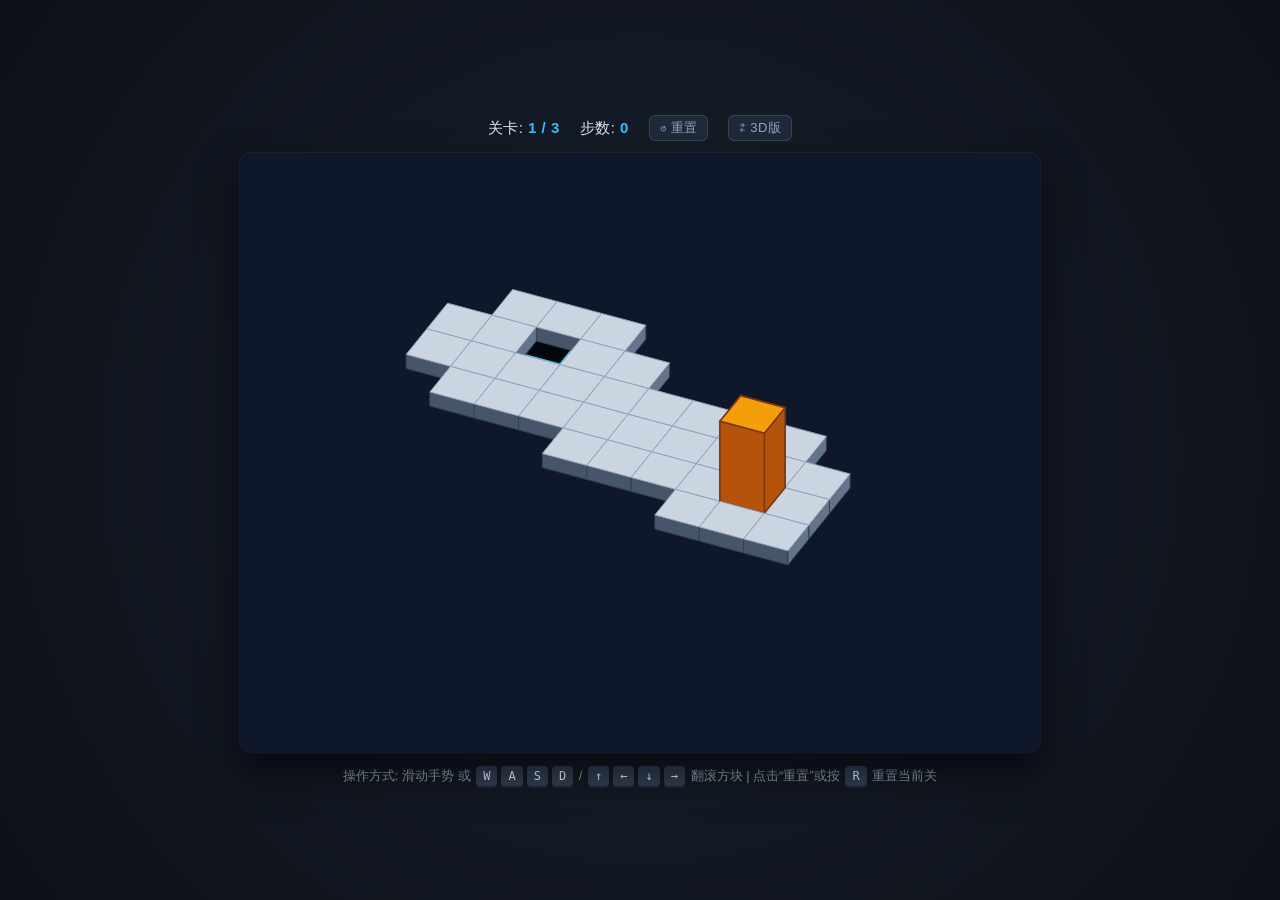
<file: gemini-code-1793699340561.html>
<!DOCTYPE html>
<html lang="zh-CN">
<head>
  <meta charset="UTF-8">
  <meta name="viewport" content="width=device-width, initial-scale=1.0, maximum-scale=1.0, user-scalable=no">
  <title>Bloxorz - 经典立体翻滚方块</title>
  <style>
    * {
      box-sizing: border-box;
      margin: 0;
      padding: 0;
      user-select: none;
      -webkit-user-select: none;
    }
    body {
      background: radial-gradient(circle at center, #1a2230 0%, #0c1017 100%);
      color: #e2e8f0;
      font-family: -apple-system, BlinkMacSystemFont, "Segoe UI", Roboto, sans-serif;
      display: flex;
      flex-direction: column;
      align-items: center;
      justify-content: center;
      min-height: 100vh;
      overflow: hidden;
      touch-action: none;
    }
    #ui-bar {
      margin-bottom: 12px;
      display: flex;
      align-items: center;
      gap: 20px;
      font-size: 15px;
      font-weight: 500;
      letter-spacing: 0.5px;
    }
    .hud-val {
      color: #38bdf8;
      font-weight: 700;
    }
    .restart-btn {
      background: #1e293b;
      color: #94a3b8;
      border: 1px solid rgba(255, 255, 255, 0.12);
      padding: 3px 10px;
      border-radius: 6px;
      font-size: 13px;
      font-weight: 500;
      cursor: pointer;
      transition: all 0.2s ease;
      touch-action: manipulation;
    }
    .restart-btn:hover, .restart-btn:active {
      background: #334155;
      color: #38bdf8;
      border-color: rgba(56, 189, 248, 0.4);
    }
    #canvas-container {
      position: relative;
      box-shadow: 0 20px 40px rgba(0,0,0,0.6), 0 0 0 1px rgba(255,255,255,0.06);
      border-radius: 12px;
      background: #0f172a;
      overflow: hidden;
      max-width: 95vw;
      max-height: 75vh;
      touch-action: none;
    }
    canvas {
      display: block;
      max-width: 100%;
      height: auto;
      touch-action: none;
    }
    #instruction {
      margin-top: 14px;
      color: #94a3b8;
      font-size: 13px;
      text-align: center;
      padding: 0 10px;
    }
    kbd {
      background: #334155;
      color: #f8fafc;
      padding: 3px 7px;
      border-radius: 4px;
      font-size: 12px;
      box-shadow: 0 2px 0 #1e293b;
      margin: 0 2px;
    }
  </style>
</head>
<body>

  <div id="ui-bar">
    <div>关卡: <span id="level-display" class="hud-val">1 / 3</span></div>
    <div>步数: <span id="moves-display" class="hud-val">0</span></div>
    <button id="btn-restart" class="restart-btn" title="重新开始当前关 (R)">↺ 重置</button>
    <a href="three.html" class="restart-btn" style="text-decoration:none; display:inline-flex; align-items:center;" title="切换至 Three.js 3D版">⇄ 3D版</a>
  </div>

  <div id="canvas-container">
    <canvas id="gameCanvas" width="800" height="600"></canvas>
  </div>

  <div id="instruction">
    操作方式: 滑动手势 或 <kbd>W</kbd><kbd>A</kbd><kbd>S</kbd><kbd>D</kbd> / <kbd>↑</kbd><kbd>←</kbd><kbd>↓</kbd><kbd>→</kbd> 翻滚方块 | 点击“重置”或按 <kbd>R</kbd> 重置当前关
  </div>

<script>
// --- 核心配置与全局状态 ---
const canvas = document.getElementById('gameCanvas');
const canvasContainer = document.getElementById('canvas-container');
const ctx = canvas.getContext('2d');
const levelDisplay = document.getElementById('level-display');
const movesDisplay = document.getElementById('moves-display');
const btnRestart = document.getElementById('btn-restart');

const TILE_SIZE = 40;     // 单个地块网格边长
const BLOCK_H = 80;       // 站立高度 (2格高)
const ORIGIN_X = 400;     // 投影中心 X (居中对齐)
const ORIGIN_Y = 280;     // 投影中心 Y (居中对齐)

// 视角控制：固定在 160° (在165°基础上再往左旋转 5°)
const BASE_CAMERA_ANGLE = 160 * (Math.PI / 180);
let viewAngleIndex = 2; // 180° 象限映射对应方向键
let currentCameraAngle = BASE_CAMERA_ANGLE;
let targetCameraAngle = BASE_CAMERA_ANGLE;

let currentLevelIdx = 0;
let moves = 0;
let isAnimating = false;
let blockState = null;
let animState = null;
let fallAnim = null;

// 地图数据: 0=悬空, 1=普通砖块, 2=起点, 3=终点方洞
const LEVELS = [
  // Level 1: 基础教学
  {
    start: { r: 1, c: 1 },
    grid: [
      [1, 1, 1, 0, 0, 0, 0, 0, 0, 0],
      [1, 2, 1, 1, 1, 1, 0, 0, 0, 0],
      [1, 1, 1, 1, 1, 1, 1, 1, 1, 0],
      [0, 1, 1, 1, 1, 1, 1, 1, 1, 1],
      [0, 0, 0, 0, 0, 1, 1, 3, 1, 1],
      [0, 0, 0, 0, 0, 0, 1, 1, 1, 0]
    ]
  },
  // Level 2: 拐弯与窄路
  {
    start: { r: 1, c: 1 },
    grid: [
      [1, 1, 1, 1, 1, 1, 0, 0, 0, 0],
      [1, 2, 1, 0, 0, 1, 1, 1, 1, 0],
      [1, 1, 1, 0, 0, 0, 0, 1, 1, 0],
      [0, 1, 1, 1, 1, 1, 0, 1, 1, 1],
      [0, 0, 0, 1, 1, 1, 1, 1, 3, 1],
      [0, 0, 0, 0, 0, 0, 0, 1, 1, 1]
    ]
  },
  // Level 3: 空间姿态微调
  {
    start: { r: 1, c: 0 },
    grid: [
      [1, 1, 1, 1, 0, 0, 1, 1, 1, 1],
      [2, 1, 1, 1, 1, 1, 1, 1, 1, 1],
      [1, 1, 1, 1, 0, 0, 1, 1, 3, 1],
      [0, 1, 1, 0, 0, 0, 0, 1, 1, 1],
      [0, 1, 1, 1, 1, 1, 1, 1, 1, 0]
    ]
  }
];

// 计算关卡活跃地块中心点，确保任意旋转角度都精准居中
function getLevelCenter(lvlIdx) {
  const grid = LEVELS[lvlIdx].grid;
  let minR = Infinity, maxR = -Infinity;
  let minC = Infinity, maxC = -Infinity;
  for (let r = 0; r < grid.length; r++) {
    for (let c = 0; c < grid[r].length; c++) {
      if (grid[r][c] > 0) {
        if (r < minR) minR = r;
        if (r > maxR) maxR = r;
        if (c < minC) minC = c;
        if (c > maxC) maxC = c;
      }
    }
  }
  return {
    c0: (minC + maxC) / 2,
    r0: (minR + maxR) / 2
  };
}

// --- 动态可旋转 3D 等轴测投影变换 ---
// 将 3D 网格坐标 (c 列/X, r 行/Z, h 高度/Y) 转为屏幕 2D 坐标 (x, y)
function project(c, r, h = 0) {
  const center = getLevelCenter(currentLevelIdx);
  const u = c - center.c0;
  const v = r - center.r0;

  const X0 = u - v;
  const Z0 = u + v;

  const cosA = Math.cos(currentCameraAngle);
  const sinA = Math.sin(currentCameraAngle);

  // 旋转后的等轴测屏幕基向量分量
  const xProj = X0 * cosA - Z0 * sinA;
  const yProj = X0 * sinA + Z0 * cosA;

  return {
    x: ORIGIN_X + xProj * (TILE_SIZE * 0.866),
    y: ORIGIN_Y + yProj * (TILE_SIZE * 0.5) - h
  };
}

// 获取 3D 点在当前摄像机方向的深度（用于画家算法深度排序）
function getDepth(c, r, h = 0) {
  const center = getLevelCenter(currentLevelIdx);
  const u = c - center.c0;
  const v = r - center.r0;

  const X0 = u - v;
  const Z0 = u + v;

  const cosA = Math.cos(currentCameraAngle);
  const sinA = Math.sin(currentCameraAngle);

  // 越靠近观察者，yProj 越大（深度越深，后绘制）；高度 h 越大离摄像机越近
  const yProj = X0 * sinA + Z0 * cosA;
  return yProj + (h / TILE_SIZE) * 0.5;
}

// --- 关卡重置与初始化 ---
function initLevel(lvlIdx) {
  currentLevelIdx = lvlIdx;
  moves = 0;
  isAnimating = false;
  fallAnim = null;
  animState = null;

  const lvl = LEVELS[currentLevelIdx];
  // 方块姿态: 'V' (垂直站立 1x1, 高2), 'H_ROW' (沿行平躺 2x1), 'H_COL' (沿列平躺 1x2)
  blockState = {
    r: lvl.start.r,
    c: lvl.start.c,
    orientation: 'V'
  };

  levelDisplay.innerText = `${currentLevelIdx + 1} / ${LEVELS.length}`;
  movesDisplay.innerText = moves;
}

if (btnRestart) {
  btnRestart.addEventListener('click', () => {
    initLevel(currentLevelIdx);
  });
}

// 获取方块底面当前覆盖的所有网格单元
function getOccupiedCells(r, c, orientation) {
  if (orientation === 'V') return [{ r, c }];
  if (orientation === 'H_ROW') return [{ r, c }, { r: r + 1, c }];
  if (orientation === 'H_COL') return [{ r, c }, { r, c: c + 1 }];
  return [];
}

// 检查是否全部有效接触地块
function checkSurfaceStatus(r, c, orientation) {
  const cells = getOccupiedCells(r, c, orientation);
  const grid = LEVELS[currentLevelIdx].grid;

  let standingHole = false;
  if (orientation === 'V' && grid[r]?.[c] === 3) {
    standingHole = true;
  }

  for (let cell of cells) {
    const tile = grid[cell.r]?.[cell.c];
    if (!tile || tile === 0) {
      return { status: 'FALL' }; // 悬空摔落
    }
  }

  if (standingHole) {
    return { status: 'WIN' };
  }
  return { status: 'OK' };
}

// --- 翻滚动力学与几何旋转矩阵 ---
function makeMove(dir) {
  if (isAnimating || fallAnim) return;

  const { r, c, orientation } = blockState;
  let nextR = r, nextC = c, nextOri = orientation;
  let pivotLocal = { x: 0, y: 0, z: 0 };
  let rotAxis = ''; // 'X' or 'Z'
  let rotAngleDir = 1;

  // 姿态转移表与旋转轴心设定
  if (orientation === 'V') {
    if (dir === 'UP') {
      nextR = r - 2; nextOri = 'H_ROW';
      pivotLocal = { x: c + 0.5, z: r };
      rotAxis = 'X'; rotAngleDir = -1;
    } else if (dir === 'DOWN') {
      nextR = r + 1; nextOri = 'H_ROW';
      pivotLocal = { x: c + 0.5, z: r + 1 };
      rotAxis = 'X'; rotAngleDir = 1;
    } else if (dir === 'LEFT') {
      nextC = c - 2; nextOri = 'H_COL';
      pivotLocal = { x: c, z: r + 0.5 };
      rotAxis = 'Z'; rotAngleDir = 1;
    } else if (dir === 'RIGHT') {
      nextC = c + 1; nextOri = 'H_COL';
      pivotLocal = { x: c + 1, z: r + 0.5 };
      rotAxis = 'Z'; rotAngleDir = -1;
    }
  } else if (orientation === 'H_ROW') {
    if (dir === 'UP') {
      nextR = r - 1; nextOri = 'V';
      pivotLocal = { x: c + 0.5, z: r };
      rotAxis = 'X'; rotAngleDir = -1;
    } else if (dir === 'DOWN') {
      nextR = r + 2; nextOri = 'V';
      pivotLocal = { x: c + 0.5, z: r + 2 };
      rotAxis = 'X'; rotAngleDir = 1;
    } else if (dir === 'LEFT') {
      nextC = c - 1; nextOri = 'H_ROW';
      pivotLocal = { x: c, z: r + 1 };
      rotAxis = 'Z'; rotAngleDir = 1;
    } else if (dir === 'RIGHT') {
      nextC = c + 1; nextOri = 'H_ROW';
      pivotLocal = { x: c + 1, z: r + 1 };
      rotAxis = 'Z'; rotAngleDir = -1;
    }
  } else if (orientation === 'H_COL') {
    if (dir === 'UP') {
      nextR = r - 1; nextOri = 'H_COL';
      pivotLocal = { x: c + 1, z: r };
      rotAxis = 'X'; rotAngleDir = -1;
    } else if (dir === 'DOWN') {
      nextR = r + 1; nextOri = 'H_COL';
      pivotLocal = { x: c + 1, z: r + 1 };
      rotAxis = 'X'; rotAngleDir = 1;
    } else if (dir === 'LEFT') {
      nextC = c - 1; nextOri = 'V';
      pivotLocal = { x: c, z: r + 0.5 };
      rotAxis = 'Z'; rotAngleDir = 1;
    } else if (dir === 'RIGHT') {
      nextC = c + 2; nextOri = 'V';
      pivotLocal = { x: c + 2, z: r + 0.5 };
      rotAxis = 'Z'; rotAngleDir = -1;
    }
  }

  isAnimating = true;
  moves++;
  movesDisplay.innerText = moves;

  const duration = 160;
  const startTime = performance.now();

  animState = {
    startOri: orientation,
    startR: r,
    startC: c,
    nextR,
    nextC,
    nextOri,
    pivotLocal,
    rotAxis,
    rotAngleDir,
    startTime,
    duration
  };
}

// 获取方块未旋转时的 8 个局部 3D 顶点
function getBaseVertices(ori, r, c) {
  let w = 1, d = 1, h = 2; // V
  if (ori === 'H_ROW') { w = 1; d = 2; h = 1; }
  if (ori === 'H_COL') { w = 2; d = 1; h = 1; }

  const minX = c, maxX = c + w;
  const minZ = r, maxZ = r + d;
  const minY = 0, maxY = h * TILE_SIZE;

  return [
    { x: minX, y: minY, z: minZ },
    { x: maxX, y: minY, z: minZ },
    { x: maxX, y: minY, z: maxZ },
    { x: minX, y: minY, z: maxZ },
    { x: minX, y: maxY, z: minZ },
    { x: maxX, y: maxY, z: minZ },
    { x: maxX, y: maxY, z: maxZ },
    { x: minX, y: maxY, z: maxZ }
  ];
}

// 围绕轴心旋转 3D 顶点
function rotateVertex(v, pivot, axis, theta) {
  let px = (v.x - pivot.x) * TILE_SIZE;
  let py = v.y - 0;
  let pz = (v.z - pivot.z) * TILE_SIZE;

  let rx = px, ry = py, rz = pz;
  const cosT = Math.cos(theta);
  const sinT = Math.sin(theta);

  if (axis === 'X') {
    ry = py * cosT - pz * sinT;
    rz = py * sinT + pz * cosT;
  } else if (axis === 'Z') {
    rx = px * cosT - py * sinT;
    ry = px * sinT + py * cosT;
  }

  return {
    c: (rx / TILE_SIZE) + pivot.x,
    r: (rz / TILE_SIZE) + pivot.z,
    h: ry
  };
}

// --- 渲染逻辑 ---
function drawTile(c, r, type) {
  // 顶面的 4 个顶点
  const p0 = project(c, r, 0);
  const p1 = project(c + 1, r, 0);
  const p2 = project(c + 1, r + 1, 0);
  const p3 = project(c, r + 1, 0);

  // 1. 地块侧壁厚度：仅在平台外边缘（或悬空/洞穴处）且朝向摄像机时绘制
  if (type !== 3) {
    const grid = LEVELS[currentLevelIdx].grid;
    const thick = 14;
    const edges = [
      { from: p0, to: p1, nr: r - 1, nc: c, dc: 0, dr: -1, color: '#475569' }, // 沿 c 轴，法线 -r
      { from: p1, to: p2, nr: r, nc: c + 1, dc: 1, dr: 0, color: '#64748b' },  // 沿 r 轴，法线 +c
      { from: p2, to: p3, nr: r + 1, nc: c, dc: 0, dr: 1, color: '#475569' },  // 沿 -c 轴，法线 +r
      { from: p3, to: p0, nr: r, nc: c - 1, dc: -1, dr: 0, color: '#64748b' }  // 沿 -r 轴，法线 -c
    ];

    for (let edge of edges) {
      const neighborTile = grid[edge.nr]?.[edge.nc];
      const hasDropoff = !neighborTile || neighborTile === 0 || neighborTile === 3;
      // 3D法线朝向摄像机判断：法线位移点的深度比当前点更靠近摄像机
      const isFacingCamera = (getDepth(c + edge.dc, r + edge.dr, 0) - getDepth(c, r, 0)) > 0.05;

      if (hasDropoff && isFacingCamera) {
        const bFrom = { x: edge.from.x, y: edge.from.y + thick };
        const bTo = { x: edge.to.x, y: edge.to.y + thick };

        ctx.beginPath();
        ctx.moveTo(edge.from.x, edge.from.y);
        ctx.lineTo(edge.to.x, edge.to.y);
        ctx.lineTo(bTo.x, bTo.y);
        ctx.lineTo(bFrom.x, bFrom.y);
        ctx.closePath();

        ctx.fillStyle = edge.color;
        ctx.fill();
        ctx.strokeStyle = '#334155';
        ctx.lineWidth = 1;
        ctx.stroke();
      }
    }
  }

  // 2. 地块顶面
  ctx.beginPath();
  ctx.moveTo(p0.x, p0.y);
  ctx.lineTo(p1.x, p1.y);
  ctx.lineTo(p2.x, p2.y);
  ctx.lineTo(p3.x, p3.y);
  ctx.closePath();

  if (type === 3) {
    // 终点方洞
    ctx.fillStyle = '#05070a';
    ctx.fill();
    ctx.lineWidth = 2.5;
    ctx.strokeStyle = '#38bdf8';
    ctx.stroke();
    return;
  }

  ctx.fillStyle = '#cbd5e1';
  ctx.fill();
  ctx.lineWidth = 1;
  ctx.strokeStyle = '#94a3b8';
  ctx.stroke();
}

function drawBlockFace(face, verts) {
  const pts = face.indices.map(idx => project(verts[idx].c, verts[idx].r, verts[idx].h));

  ctx.beginPath();
  ctx.moveTo(pts[0].x, pts[0].y);
  for (let i = 1; i < pts.length; i++) {
    ctx.lineTo(pts[i].x, pts[i].y);
  }
  ctx.closePath();

  ctx.fillStyle = face.color;
  ctx.fill();
  ctx.lineWidth = 1.5;
  ctx.strokeStyle = '#78350f';
  ctx.stroke();
}

// --- 动画主循环 ---
function render(timestamp) {
  ctx.clearRect(0, 0, canvas.width, canvas.height);

  // 平滑插值摄像机视角
  const angleDiff = targetCameraAngle - currentCameraAngle;
  if (Math.abs(angleDiff) > 0.001) {
    currentCameraAngle += angleDiff * 0.12;
  } else {
    currentCameraAngle = targetCameraAngle;
  }

  // 1. 状态机更新与方块当前 3D 顶点解算
  let finalVerts = null;

  if (fallAnim) {
    // 坠落动画
    const elapsed = timestamp - fallAnim.startTime;
    const progress = Math.min(elapsed / fallAnim.duration, 1);
    const dropDist = (progress * progress) * 450;

    const baseV = getBaseVertices(blockState.orientation, blockState.r, blockState.c);
    finalVerts = baseV.map(v => ({
      c: v.x,
      r: v.z,
      h: v.y - dropDist
    }));

    if (progress >= 1) {
      if (fallAnim.isWin) {
        if (currentLevelIdx + 1 < LEVELS.length) {
          initLevel(currentLevelIdx + 1);
        } else {
          alert('恭喜全部通关！总耗费关卡已全部破解！');
          initLevel(0);
        }
      } else {
        initLevel(currentLevelIdx);
      }
    }
  } else if (isAnimating && animState) {
    // 翻滚中动画
    const elapsed = timestamp - animState.startTime;
    const progress = Math.min(elapsed / animState.duration, 1);
    
    // 平滑缓动 (Quadratic Out)
    const ease = 1 - (1 - progress) * (1 - progress);
    const angle = ease * (Math.PI / 2) * animState.rotAngleDir;

    const baseV = getBaseVertices(animState.startOri, animState.startR, animState.startC);
    finalVerts = baseV.map(v => rotateVertex(v, animState.pivotLocal, animState.rotAxis, angle));

    if (progress >= 1) {
      isAnimating = false;
      blockState.r = animState.nextR;
      blockState.c = animState.nextC;
      blockState.orientation = animState.nextOri;
      animState = null;

      // 翻滚结束，检测脚下物理表面
      const res = checkSurfaceStatus(blockState.r, blockState.c, blockState.orientation);
      if (res.status === 'FALL') {
        fallAnim = { startTime: performance.now(), duration: 600, isWin: false };
      } else if (res.status === 'WIN') {
        fallAnim = { startTime: performance.now(), duration: 500, isWin: true };
      }
    }
  } else if (blockState) {
    // 静止姿态
    const baseV = getBaseVertices(blockState.orientation, blockState.r, blockState.c);
    finalVerts = baseV.map(v => ({ c: v.x, r: v.z, h: v.y }));
  }

  // 2. 收集地块与方块各面，统一纳入统一深度列表进行精准 3D 遮挡排序
  const renderList = [];
  const grid = LEVELS[currentLevelIdx].grid;

  for (let r = 0; r < grid.length; r++) {
    for (let c = 0; c < grid[r].length; c++) {
      if (grid[r][c] > 0) {
        const d = grid[r][c] === 3
          ? getDepth(c + 0.5, r + 0.5, -400)
          : getDepth(c + 0.5, r + 0.5, 0);
        renderList.push({
          type: 'TILE',
          c,
          r,
          tileType: grid[r][c],
          depth: d
        });
      }
    }
  }

  if (finalVerts) {
    const faces = [
      { indices: [0, 1, 2, 3], normal: 'BOTTOM', color: '#92400e' },
      { indices: [4, 5, 6, 7], normal: 'TOP', color: '#f59e0b' },
      { indices: [0, 1, 5, 4], normal: 'BACK_ROW', color: '#b45309' },
      { indices: [3, 2, 6, 7], normal: 'FRONT_ROW', color: '#d97706' },
      { indices: [0, 3, 7, 4], normal: 'LEFT_COL', color: '#b45309' },
      { indices: [1, 2, 6, 5], normal: 'RIGHT_COL', color: '#d97706' }
    ];

    for (let face of faces) {
      let avgDepth = 0;
      for (let idx of face.indices) {
        avgDepth += getDepth(finalVerts[idx].c, finalVerts[idx].r, finalVerts[idx].h);
      }
      renderList.push({
        type: 'BLOCK_FACE',
        face,
        finalVerts,
        depth: (avgDepth / 4) + 0.002
      });
    }
  }

  // 3. 画家算法统一深度排序（从远到近绘制，掉入后方的方块会被前方底板自然遮挡）
  renderList.sort((a, b) => a.depth - b.depth);

  // 4. 按正确深度顺序绘制
  for (let item of renderList) {
    if (item.type === 'TILE') {
      drawTile(item.c, item.r, item.tileType);
    } else if (item.type === 'BLOCK_FACE') {
      drawBlockFace(item.face, item.finalVerts);
    }
  }

  requestAnimationFrame(render);
}

// --- 键盘与触控手势事件监听 ---
// 依据当前视角，将玩家屏幕直觉按键自动映射到正确的网格方向
function getMappedDirection(inputDir) {
  const dirs = ['UP', 'RIGHT', 'DOWN', 'LEFT'];
  const inputIdx = dirs.indexOf(inputDir);
  const mappedIdx = (inputIdx + viewAngleIndex) % 4;
  return dirs[mappedIdx];
}

// 键盘按键监听
window.addEventListener('keydown', (e) => {
  const code = e.code;
  if (code === 'KeyR') {
    initLevel(currentLevelIdx);
    return;
  }

  if (isAnimating || fallAnim) return;

  let inputDir = null;
  if (code === 'ArrowUp' || code === 'KeyW') {
    inputDir = 'UP';
  } else if (code === 'ArrowDown' || code === 'KeyS') {
    inputDir = 'DOWN';
  } else if (code === 'ArrowLeft' || code === 'KeyA') {
    inputDir = 'LEFT';
  } else if (code === 'ArrowRight' || code === 'KeyD') {
    inputDir = 'RIGHT';
  }

  if (inputDir) {
    e.preventDefault();
    makeMove(getMappedDirection(inputDir));
  }
});

// 移动端手指滑动手势支持
let touchStartX = 0;
let touchStartY = 0;

function handleTouchStart(e) {
  if (e.touches.length === 1) {
    touchStartX = e.touches[0].clientX;
    touchStartY = e.touches[0].clientY;
  }
}

function handleTouchMove(e) {
  // 阻止页面双指缩放和触摸滚动等干扰
  if (e.cancelable) {
    e.preventDefault();
  }
}

function handleTouchEnd(e) {
  if (isAnimating || fallAnim) return;
  if (e.changedTouches.length >= 1) {
    const touchEndX = e.changedTouches[0].clientX;
    const touchEndY = e.changedTouches[0].clientY;
    const dx = touchEndX - touchStartX;
    const dy = touchEndY - touchStartY;
    const dist = Math.hypot(dx, dy);

    // 滑动距离判定阈值 (20px)
    if (dist > 20) {
      let swipeDir = null;
      if (Math.abs(dx) > Math.abs(dy)) {
        swipeDir = dx > 0 ? 'RIGHT' : 'LEFT';
      } else {
        swipeDir = dy > 0 ? 'DOWN' : 'UP';
      }

      if (swipeDir) {
        makeMove(getMappedDirection(swipeDir));
      }
    }
  }
}

canvasContainer.addEventListener('touchstart', handleTouchStart, { passive: false });
canvasContainer.addEventListener('touchmove', handleTouchMove, { passive: false });
canvasContainer.addEventListener('touchend', handleTouchEnd, { passive: false });

// 启动游戏
initLevel(0);
requestAnimationFrame(render);
</script>
</body>
</html>
</file>
